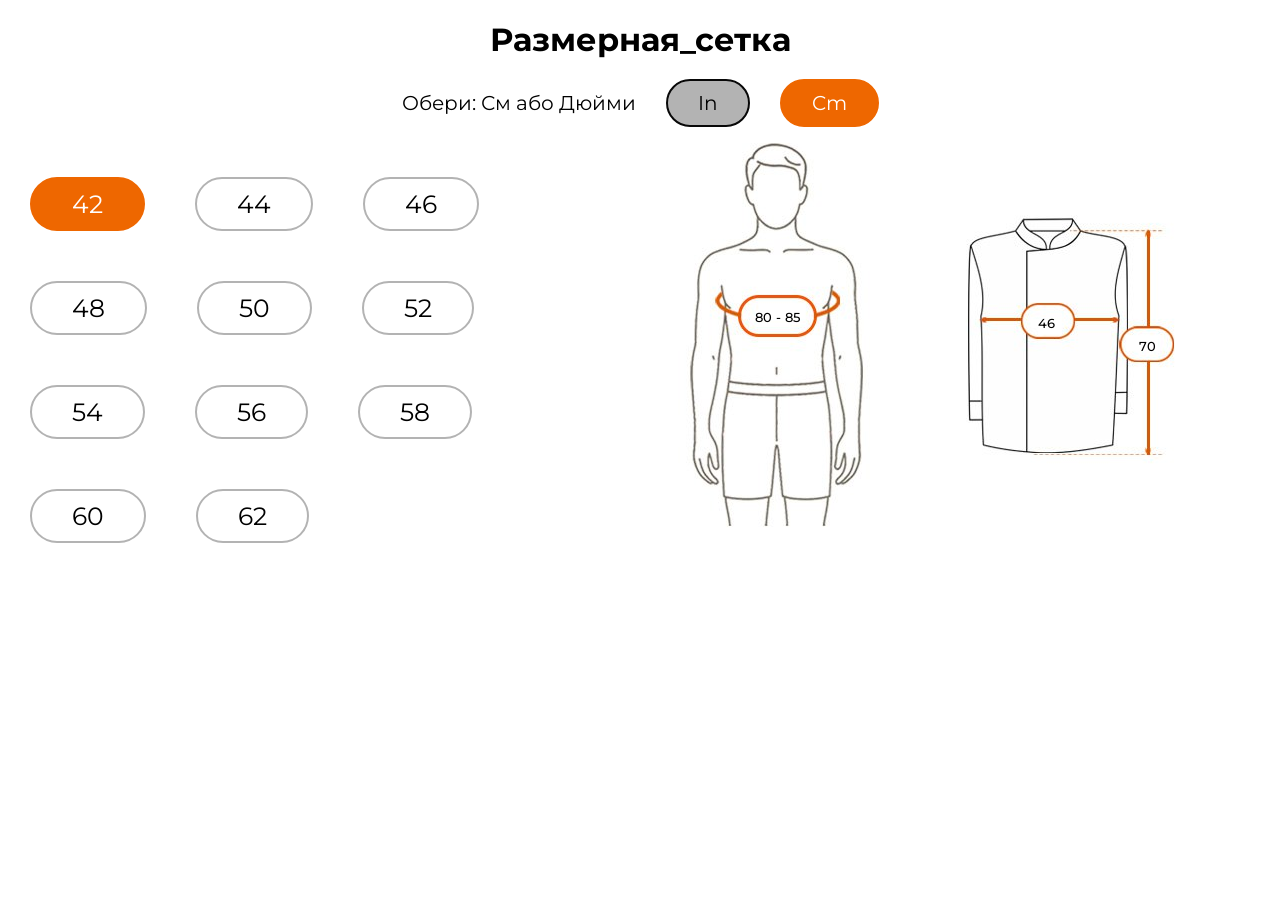
<file: index.html>
<!DOCTYPE html>
<html lang="en">
  <head>
    <meta charset="UTF-8" />
    <meta name="viewport" content="width=device-width, initial-scale=1.0" />
    <!-- Google Fonts -->
    <link rel="preconnect" href="https://fonts.googleapis.com" />
    <link rel="preconnect" href="https://fonts.gstatic.com" crossorigin />
    <link
      href="https://fonts.googleapis.com/css2?family=Montserrat:ital,wght@0,100..900;1,100..900&display=swap"
      rel="stylesheet"
    />
    <link rel="preconnect" href="https://fonts.googleapis.com" />
    <link rel="preconnect" href="https://fonts.gstatic.com" crossorigin />
    <link
      href="https://fonts.googleapis.com/css2?family=Inter:ital,opsz,wght@0,14..32,100..900;1,14..32,100..900&display=swap"
      rel="stylesheet"
    />
    <!-- Google Fonts -->
    <title>Размерная_сетка</title>
    <link rel="stylesheet" href="./css/default.css" />
    <link rel="stylesheet" href="./css/Projects/size-charts/size-charts.css" />
  </head>
  <body>
    <div class="container-text">
      <h1 class="text-size">Размерная_сетка</h1>
    </div>

    <ul class="list-size-type">
      <p class="text-list-size-type">Обери: См або Дюйми</p>
      <li class="item-size-type">
        <button class="btn-item-size-type" value="In">In</button>
      </li>
      <li class="item-size-type">
        <button class="btn-item-size-type" value="Cm">Cm</button>
      </li>
    </ul>
    <div class="list-items">
      <ul class="list-chart"></ul>
      <div class="text-content-container">
        <p class="size-content-1" id="chestInter"></p>
        <p class="size-content-2" id="widthinter"></p>
        <p class="size-content-3" id="heightInter"></p>
      </div>
      <div class="image-container">
        <img
          src="./images/size-chart/photo-size-chart-example.jpeg"
          alt="Photo Size Chart"
          class="img-size-chart"
        />
      </div>
    </div>

    <script
      type="module"
      src="./js/Projects/size-charts/size-charts.js"
    ></script>
  </body>
</html>
</file>
<file: css/default.css>
body {
    font-family: "Montserrat","Inter", sans-serif;
    margin: 0;
    background-color: #fff;
}

body::selection {
    background-color: #EE6700;
    color: #fff;
}

.page-wrapper {
    display: flex;
    flex-direction: column;
    min-height: 100vh;
  }

a {
    text-decoration: none;
}

ul, li {
    list-style: none;
}

img {
    display: block;
}

h1, h2, h3, h4, h5, h6, p {
    margin: 0;
}

ul, ol {
    margin: 0;
    padding-left: 0;
}

button {
    cursor: pointer;
    color: currentColor;
    padding: 0;
}

input, select {
    outline: none;
    margin: 0 auto;
}

.link-home-cont {
  font-size: 20px;
  margin: 30px;
}
</file>
<file: css/Projects/size-charts/size-charts.css>
.container-text {
  margin: 20px;
  display: flex;
  justify-content: center;
  align-items: center;
}

.text-list-size-type {
  font-size: 20px;
}

.list-items {
  display: flex;
  gap: 50px;
  margin-left: 30px;
}

.list-chart {
  display: flex;
  width: 500px;
  flex-wrap: wrap;
  flex-direction: row;
  justify-content: flex-start;
  align-items: flex-start;
  gap: 50px;
  padding-top: 50px;
}

.btn-item-chart {
  font-family: "Montserrat", "Inter", sans-serif;
  background-color: transparent;
  outline: none;
  border: 2.5px solid #b3b3b3;
  border-radius: 60px;
  padding: 10px 40px;
  font-size: 25px;
  transition: border 250ms ease-in-out, color 250ms ease-in-out,
    background-color 250ms ease-in-out;
}

.btn-item-chart:hover {
  border: 2.5px solid #ee6700;
  background-color: #ee6700;
  color: #fff;
}

.btn-chart-active {
  border: 2.5px solid #ee6700;
  background-color: #ee6700;
  color: #fff;
}

.size-content {
  font-size: 25px;
  display: flex;
  justify-content: center;
  align-items: center;
}

.list-size-type {
  display: flex;
  justify-content: center;
  align-items: center;
  gap: 30px;
}

.btn-item-size-type {
  font-family: "Montserrat", "Inter", sans-serif;
  background-color: #b3b3b3;
  outline: none;
  border: 2.5px solid #080808;
  font-size: 20px;
  padding: 10px 30px;
  border-radius: 60px;
  transition: background-color 250ms ease-in-out, border 250ms ease-in-out, color 250ms ease-in-out;
}

.btn-item-size-type:hover {
  border: 2.5px solid #ee6700;
  background-color: #ee6700;
  color: #fff;
}

.btn-item-size-type-active {
  border: 2.5px solid #ee6700;
  background-color: #ee6700;
  color: #fff;
}

.image-info {
  position: relative;
}

.text-content-container {
  padding-top: 30px;
}

.size-content-1 {
  left: 777px;
  top: 317px;
  transform: translate(-50%, -50%);
  position: absolute;
  overflow: hidden;
  text-overflow: ellipsis;
  white-space: nowrap;
  background: transparent;
  border: none;
  border-radius: 50px;
  font-size: 13px;
  color: #000;
  text-align: center;
  font-weight: 500;
  max-width: 80px;
  padding: 5px 10px;
  z-index: 1;
}

.size-content-2 {
  left: 1046px;
  top: 323px;
  transform: translate(-50%, -50%);
  position: absolute;
  overflow: hidden;
  text-overflow: ellipsis;
  white-space: nowrap;
  background: transparent;
  border: none;
  border-radius: 50px;
  font-size: 13px;
  color: #000;
  text-align: center;
  font-weight: 500;
  max-width: 80px;
  padding: 5px 10px;
  z-index: 1;
}

.size-content-3 {
  left: 1147px;
  top: 346px;
  transform: translate(-50%, -50%);
  position: absolute;
  overflow: hidden;
  text-overflow: ellipsis;
  white-space: nowrap;
  background: transparent;
  border: none;
  border-radius: 50px;
  font-size: 13px;
  color: #000;
  text-align: center;
  font-weight: 500;
  max-width: 80px;
  padding: 5px 10px;
  z-index: 1;
}

.info-container-image {
  padding-top: 50px;
  display: flex;
  justify-content: center;
  align-items: center;
}
</file>
